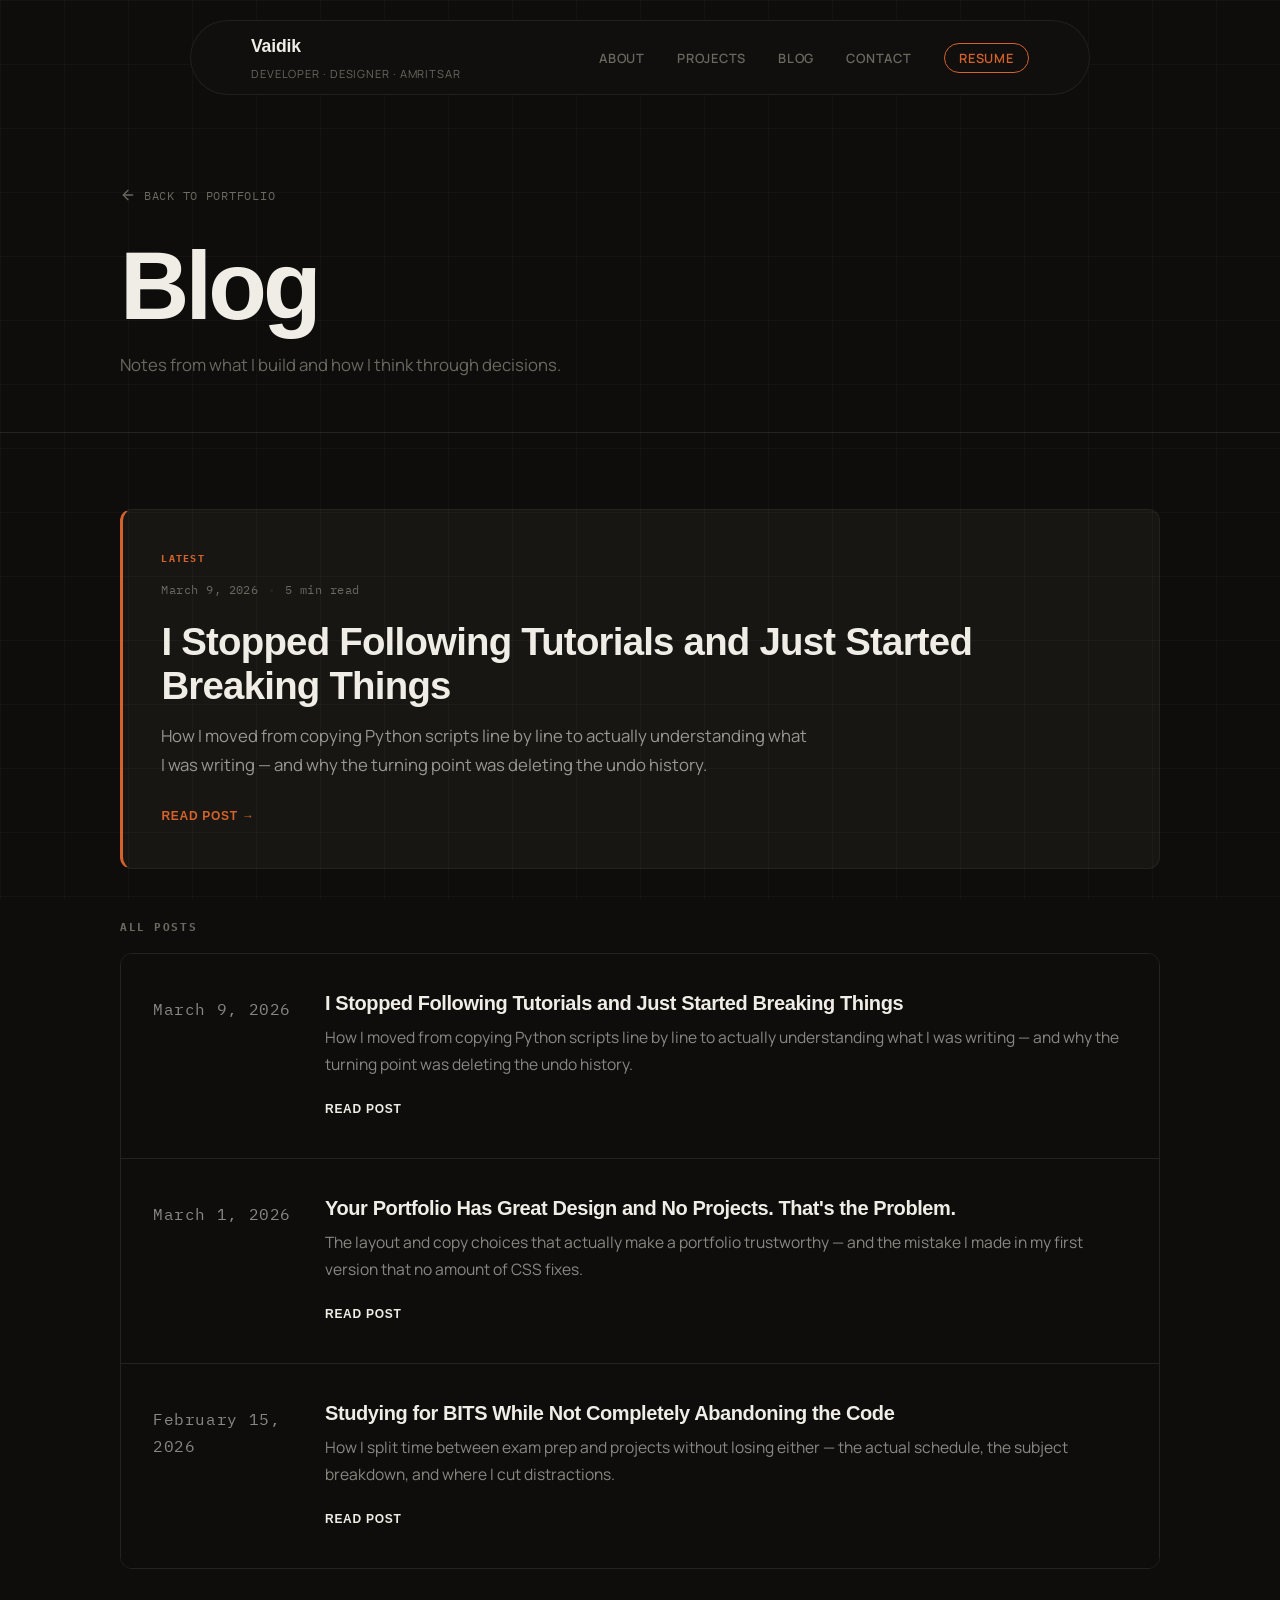
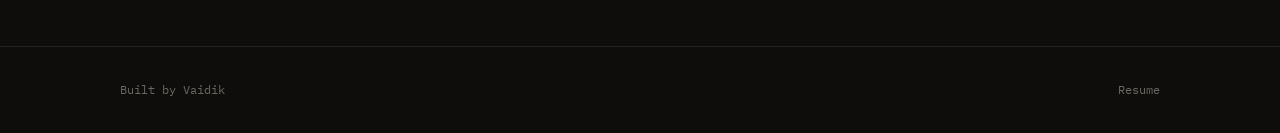
<file: blog.html>
<!DOCTYPE html>
<html lang="en">
<head>
  <meta charset="UTF-8">
  <meta name="viewport" content="width=device-width, initial-scale=1.0">
  <title>Blog — Vaidik</title>
  <meta name="description" content="Notes on building, designing, and learning — by Vaidik, a developer from Amritsar, India.">
  <meta name="author" content="Vaidik">

  <link href="https://api.fontshare.com/v2/css?f[]=clash-display@400,500,600,700&display=swap" rel="stylesheet">
  <link rel="preconnect" href="https://fonts.googleapis.com">
  <link rel="preconnect" href="https://fonts.gstatic.com" crossorigin>
  <link href="https://fonts.googleapis.com/css2?family=Manrope:wght@400;500;600;700&family=IBM+Plex+Mono:wght@400;500&display=swap" rel="stylesheet">
  <link rel="stylesheet" href="styles.css">
</head>
<body>
<div id="cursor-glow" aria-hidden="true"></div>

<header class="site-header">
  <div class="container nav-wrap">
    <div class="hero-identity">
      <span class="hero-name">Vaidik</span>
      <span class="hero-role">Developer · Designer · Amritsar</span>
    </div>
    <nav aria-label="Primary">
      <ul class="nav-links">
        <li><a href="index.html#about">About</a></li>
        <li><a href="index.html#projects">Projects</a></li>
        <li><a href="blog.html">Blog</a></li>
        <li><a href="index.html#contact">Contact</a></li>
        <li><a href="assets/resume.pdf" target="_blank" rel="noopener noreferrer">Resume</a></li>
      </ul>
    </nav>
  </div>
</header>

<main class="blog-index">

  <!-- Hero -->
  <section class="blog-index-hero">
    <div class="container">
      <a href="index.html" class="back-link">
        <svg width="16" height="16" viewBox="0 0 24 24" fill="none" stroke="currentColor" stroke-width="2" stroke-linecap="round" stroke-linejoin="round"><line x1="19" y1="12" x2="5" y2="12"/><polyline points="12 19 5 12 12 5"/></svg>
        Back to portfolio
      </a>
      <h1 class="blog-index-title">Blog</h1>
      <p class="blog-index-subtitle">Notes from what I build and how I think through decisions.</p>
    </div>
  </section>

  <!-- Posts -->
  <section class="blog-index-listing">
    <div class="container">

      <!-- Featured -->
      <article class="blog-featured-card">
        <span class="blog-featured-label">Latest</span>
        <div class="blog-post-meta">
          <time datetime="2026-03-09">March 9, 2026</time>
          <span class="blog-meta-sep">&bull;</span>
          <span>5 min read</span>
        </div>
        <h2 class="blog-featured-heading">
          <a href="blog/my-journey-into-web-development.html">I Stopped Following Tutorials and Just Started Breaking Things</a>
        </h2>
        <p class="blog-featured-excerpt">How I moved from copying Python scripts line by line to actually understanding what I was writing — and why the turning point was deleting the undo history.</p>
        <a class="read-link" href="blog/my-journey-into-web-development.html">Read post →</a>
      </article>

      <!-- All posts -->
      <p class="all-posts-label">All posts</p>

      <div class="blog-list">

        <article class="blog-item">
          <p class="blog-date">March 9, 2026</p>
          <div>
            <h3><a href="blog/my-journey-into-web-development.html">I Stopped Following Tutorials and Just Started Breaking Things</a></h3>
            <p>How I moved from copying Python scripts line by line to actually understanding what I was writing — and why the turning point was deleting the undo history.</p>
            <a class="read-link" href="blog/my-journey-into-web-development.html">Read post</a>
          </div>
        </article>

        <article class="blog-item">
          <p class="blog-date">March 1, 2026</p>
          <div>
            <h3><a href="blog/design-tips-for-developer-portfolios.html">Your Portfolio Has Great Design and No Projects. That's the Problem.</a></h3>
            <p>The layout and copy choices that actually make a portfolio trustworthy — and the mistake I made in my first version that no amount of CSS fixes.</p>
            <a class="read-link" href="blog/design-tips-for-developer-portfolios.html">Read post</a>
          </div>
        </article>

        <article class="blog-item">
          <p class="blog-date">February 15, 2026</p>
          <div>
            <h3><a href="blog/preparing-for-bits-pilani.html">Studying for BITS While Not Completely Abandoning the Code</a></h3>
            <p>How I split time between exam prep and projects without losing either — the actual schedule, the subject breakdown, and where I cut distractions.</p>
            <a class="read-link" href="blog/preparing-for-bits-pilani.html">Read post</a>
          </div>
        </article>

      </div>
    </div>
  </section>

</main>

<footer class="site-footer">
  <div class="container">
    <p>Built by Vaidik</p>
    <p><a href="assets/resume.pdf" target="_blank" rel="noopener noreferrer">Resume</a></p>
  </div>
</footer>

<script src="script.js"></script>
</body>
</html>
</file>
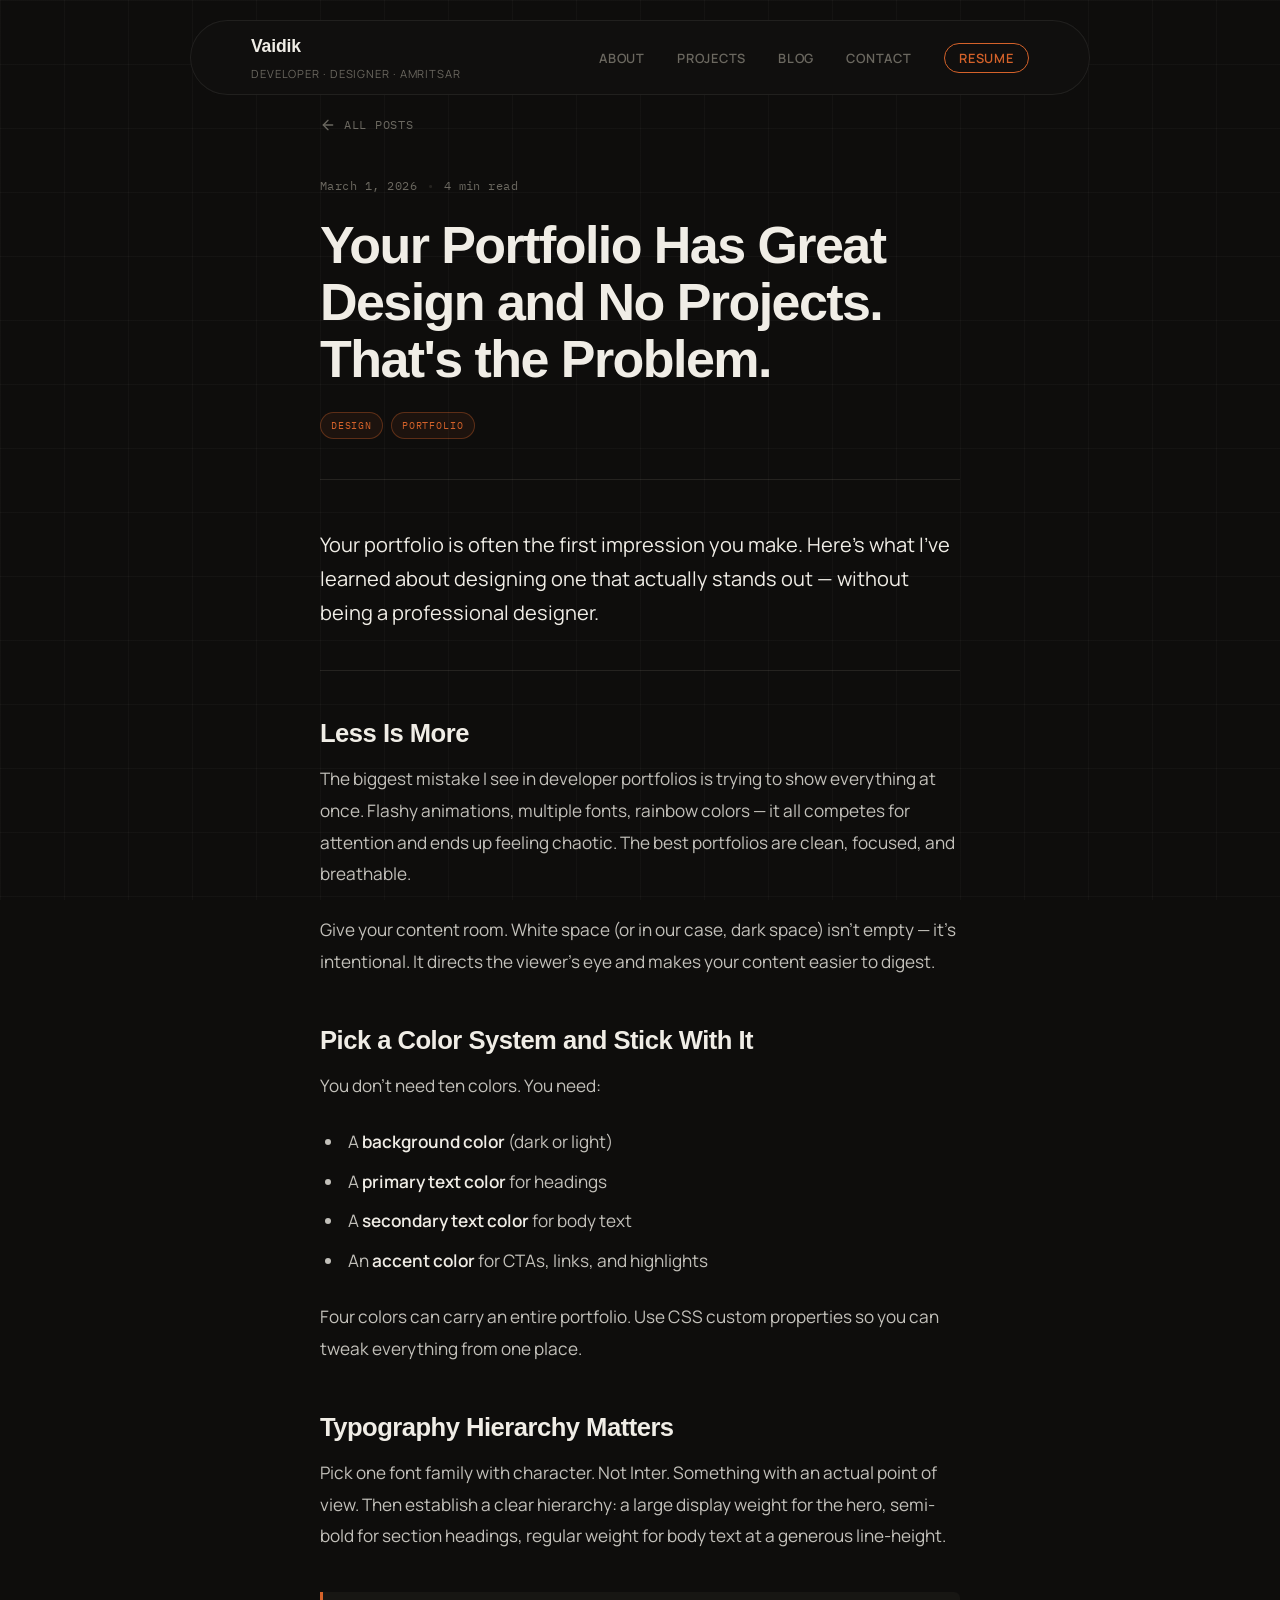
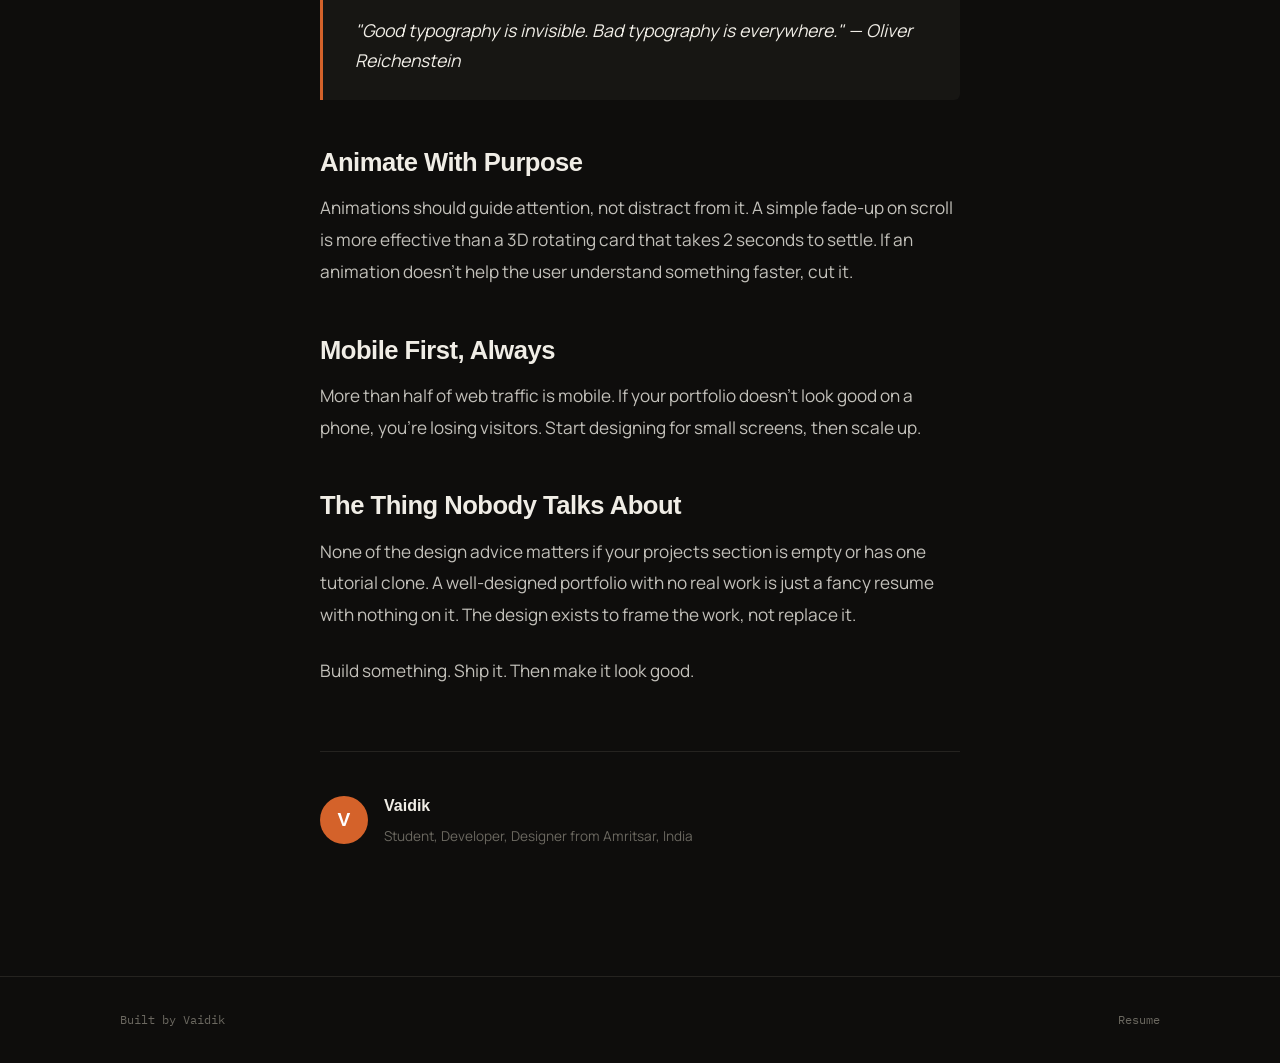
<file: blog/design-tips-for-developer-portfolios.html>
<!DOCTYPE html>
<html lang="en">
<head>
  <meta charset="UTF-8">
  <meta name="viewport" content="width=device-width, initial-scale=1.0">
  <title>Your Portfolio Has Great Design and No Projects. That's the Problem. — Vaidik</title>
  <meta name="description" content="The layout and copy choices that actually make a portfolio trustworthy — and the mistake I made in my first version that no amount of CSS fixes.">
  <link href="https://api.fontshare.com/v2/css?f[]=clash-display@400,500,600,700&display=swap" rel="stylesheet">
  <link rel="preconnect" href="https://fonts.googleapis.com">
  <link rel="preconnect" href="https://fonts.gstatic.com" crossorigin>
  <link href="https://fonts.googleapis.com/css2?family=Manrope:wght@400;500;600;700&family=IBM+Plex+Mono:wght@400;500&display=swap" rel="stylesheet">
  <link rel="stylesheet" href="../styles.css">
</head>
<body>
<div id="cursor-glow" aria-hidden="true"></div>

<header class="site-header">
  <div class="container nav-wrap">
    <div class="hero-identity">
      <span class="hero-name">Vaidik</span>
      <span class="hero-role">Developer · Designer · Amritsar</span>
    </div>
    <nav aria-label="Primary">
      <ul class="nav-links">
        <li><a href="../index.html#about">About</a></li>
        <li><a href="../index.html#projects">Projects</a></li>
        <li><a href="../blog.html">Blog</a></li>
        <li><a href="../index.html#contact">Contact</a></li>
        <li><a href="../assets/resume.pdf" target="_blank" rel="noopener noreferrer">Resume</a></li>
      </ul>
    </nav>
  </div>
</header>

<article class="blog-post">
  <div class="container blog-post-container">

    <header class="blog-post-header">
      <a href="../blog.html" class="back-link">
        <svg width="16" height="16" viewBox="0 0 24 24" fill="none" stroke="currentColor" stroke-width="2" stroke-linecap="round" stroke-linejoin="round"><line x1="19" y1="12" x2="5" y2="12"/><polyline points="12 19 5 12 12 5"/></svg>
        All Posts
      </a>
      <div class="blog-post-meta">
        <time datetime="2026-03-01">March 1, 2026</time>
        <span class="blog-meta-sep">&bull;</span>
        <span>4 min read</span>
      </div>
      <h1 class="blog-post-title">Your Portfolio Has Great Design and No Projects. That's the Problem.</h1>
      <div class="blog-tags">
        <span class="blog-tag">Design</span>
        <span class="blog-tag">Portfolio</span>
      </div>
    </header>

    <div class="blog-post-body">
      <p class="blog-post-lead">
        Your portfolio is often the first impression you make. Here's what I've learned
        about designing one that actually stands out — without being a professional designer.
      </p>

      <h2>Less Is More</h2>
      <p>
        The biggest mistake I see in developer portfolios is trying to show everything at once.
        Flashy animations, multiple fonts, rainbow colors — it all competes for attention and
        ends up feeling chaotic. The best portfolios are clean, focused, and breathable.
      </p>
      <p>
        Give your content room. White space (or in our case, dark space) isn't empty — it's
        intentional. It directs the viewer's eye and makes your content easier to digest.
      </p>

      <h2>Pick a Color System and Stick With It</h2>
      <p>You don't need ten colors. You need:</p>
      <ul>
        <li>A <strong>background color</strong> (dark or light)</li>
        <li>A <strong>primary text color</strong> for headings</li>
        <li>A <strong>secondary text color</strong> for body text</li>
        <li>An <strong>accent color</strong> for CTAs, links, and highlights</li>
      </ul>
      <p>
        Four colors can carry an entire portfolio. Use CSS custom properties so you
        can tweak everything from one place.
      </p>

      <h2>Typography Hierarchy Matters</h2>
      <p>
        Pick one font family with character. Not Inter. Something with an actual point of view.
        Then establish a clear hierarchy: a large display weight for the hero, semi-bold for
        section headings, regular weight for body text at a generous line-height.
      </p>

      <blockquote>
        "Good typography is invisible. Bad typography is everywhere."
        — Oliver Reichenstein
      </blockquote>

      <h2>Animate With Purpose</h2>
      <p>
        Animations should guide attention, not distract from it. A simple fade-up on scroll is
        more effective than a 3D rotating card that takes 2 seconds to settle. If an animation
        doesn't help the user understand something faster, cut it.
      </p>

      <h2>Mobile First, Always</h2>
      <p>
        More than half of web traffic is mobile. If your portfolio doesn't look good on a phone,
        you're losing visitors. Start designing for small screens, then scale up.
      </p>

      <h2>The Thing Nobody Talks About</h2>
      <p>
        None of the design advice matters if your projects section is empty or has one tutorial
        clone. A well-designed portfolio with no real work is just a fancy resume with nothing
        on it. The design exists to frame the work, not replace it.
      </p>
      <p>
        Build something. Ship it. Then make it look good.
      </p>
    </div>

    <footer class="blog-post-footer">
      <div class="blog-post-author">
        <div class="blog-post-author-avatar">V</div>
        <div>
          <p class="blog-post-author-name">Vaidik</p>
          <p class="blog-post-author-bio">Student, Developer, Designer from Amritsar, India</p>
        </div>
      </div>
      <div class="blog-post-nav">
        <a href="my-journey-into-web-development.html" class="blog-post-nav-prev">
          <svg width="16" height="16" viewBox="0 0 24 24" fill="none" stroke="currentColor" stroke-width="2" stroke-linecap="round" stroke-linejoin="round"><line x1="19" y1="12" x2="5" y2="12"/><polyline points="12 19 5 12 12 5"/></svg>
          <span class="blog-post-nav-label">Previous Post</span>
          <span class="blog-post-nav-title">I Stopped Following Tutorials and Just Started Breaking Things</span>
        </a>
        <a href="preparing-for-bits-pilani.html" class="blog-post-nav-next">
          <span class="blog-post-nav-label">Next Post</span>
          <span class="blog-post-nav-title">Studying for BITS While Not Completely Abandoning the Code</span>
          <svg width="16" height="16" viewBox="0 0 24 24" fill="none" stroke="currentColor" stroke-width="2" stroke-linecap="round" stroke-linejoin="round"><line x1="5" y1="12" x2="19" y2="12"/><polyline points="12 5 19 12 12 19"/></svg>
        </a>
      </div>
    </footer>

  </div>
</article>

<footer class="site-footer">
  <div class="container">
    <p>Built by Vaidik</p>
    <p><a href="../assets/resume.pdf" target="_blank" rel="noopener noreferrer">Resume</a></p>
  </div>
</footer>

<script src="../script.js"></script>
</body>
</html>
</file>
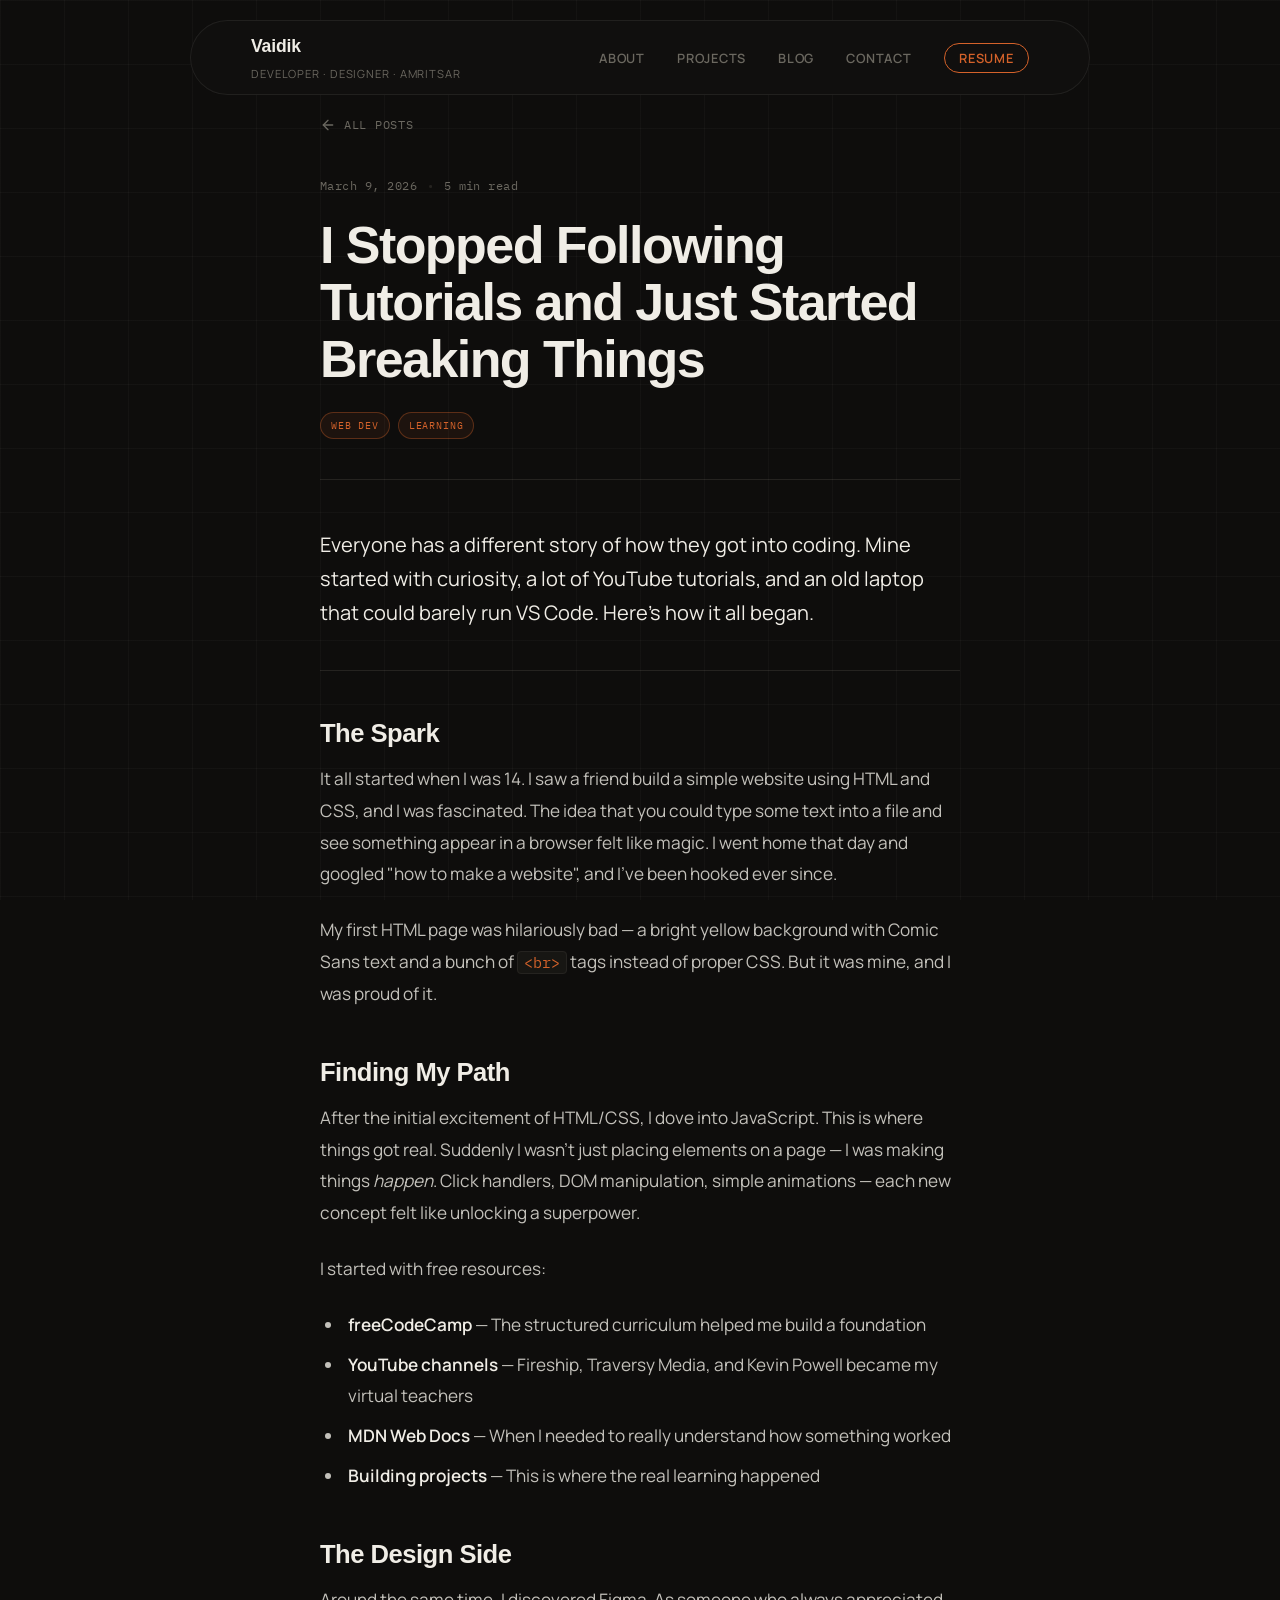
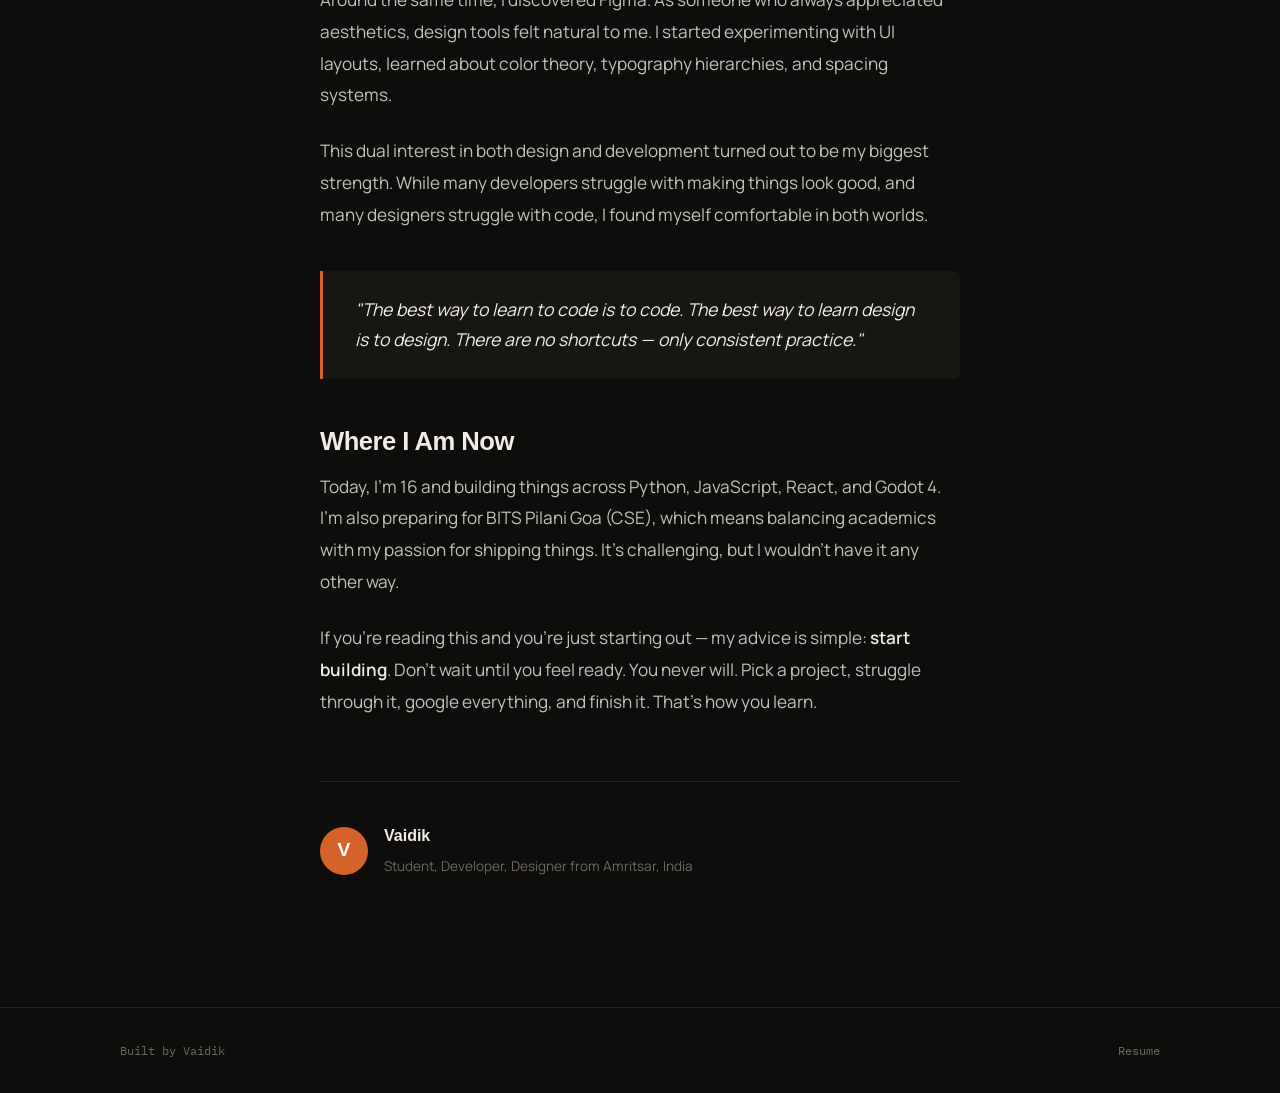
<file: blog/my-journey-into-web-development.html>
<!DOCTYPE html>
<html lang="en">
<head>
  <meta charset="UTF-8">
  <meta name="viewport" content="width=device-width, initial-scale=1.0">
  <title>I Stopped Following Tutorials and Just Started Breaking Things — Vaidik</title>
  <meta name="description" content="How I moved from copying Python scripts line by line to actually understanding what I was writing — and why the turning point was deleting the undo history.">
  <link href="https://api.fontshare.com/v2/css?f[]=clash-display@400,500,600,700&display=swap" rel="stylesheet">
  <link rel="preconnect" href="https://fonts.googleapis.com">
  <link rel="preconnect" href="https://fonts.gstatic.com" crossorigin>
  <link href="https://fonts.googleapis.com/css2?family=Manrope:wght@400;500;600;700&family=IBM+Plex+Mono:wght@400;500&display=swap" rel="stylesheet">
  <link rel="stylesheet" href="../styles.css">
</head>
<body>
<div id="cursor-glow" aria-hidden="true"></div>

<header class="site-header">
  <div class="container nav-wrap">
    <div class="hero-identity">
      <span class="hero-name">Vaidik</span>
      <span class="hero-role">Developer · Designer · Amritsar</span>
    </div>
    <nav aria-label="Primary">
      <ul class="nav-links">
        <li><a href="../index.html#about">About</a></li>
        <li><a href="../index.html#projects">Projects</a></li>
        <li><a href="../blog.html">Blog</a></li>
        <li><a href="../index.html#contact">Contact</a></li>
        <li><a href="../assets/resume.pdf" target="_blank" rel="noopener noreferrer">Resume</a></li>
      </ul>
    </nav>
  </div>
</header>

<article class="blog-post">
  <div class="container blog-post-container">

    <header class="blog-post-header">
      <a href="../blog.html" class="back-link">
        <svg width="16" height="16" viewBox="0 0 24 24" fill="none" stroke="currentColor" stroke-width="2" stroke-linecap="round" stroke-linejoin="round"><line x1="19" y1="12" x2="5" y2="12"/><polyline points="12 19 5 12 12 5"/></svg>
        All Posts
      </a>
      <div class="blog-post-meta">
        <time datetime="2026-03-09">March 9, 2026</time>
        <span class="blog-meta-sep">&bull;</span>
        <span>5 min read</span>
      </div>
      <h1 class="blog-post-title">I Stopped Following Tutorials and Just Started Breaking Things</h1>
      <div class="blog-tags">
        <span class="blog-tag">Web Dev</span>
        <span class="blog-tag">Learning</span>
      </div>
    </header>

    <div class="blog-post-body">
      <p class="blog-post-lead">
        Everyone has a different story of how they got into coding. Mine started with curiosity,
        a lot of YouTube tutorials, and an old laptop that could barely run VS Code. Here's
        how it all began.
      </p>

      <h2>The Spark</h2>
      <p>
        It all started when I was 14. I saw a friend build a simple website using HTML and CSS,
        and I was fascinated. The idea that you could type some text into a file and see something
        appear in a browser felt like magic. I went home that day and googled "how to make a website",
        and I've been hooked ever since.
      </p>
      <p>
        My first HTML page was hilariously bad — a bright yellow background with Comic Sans text
        and a bunch of <code>&lt;br&gt;</code> tags instead of proper CSS. But it was mine, and I was proud of it.
      </p>

      <h2>Finding My Path</h2>
      <p>
        After the initial excitement of HTML/CSS, I dove into JavaScript. This is where things got
        real. Suddenly I wasn't just placing elements on a page — I was making things <em>happen</em>.
        Click handlers, DOM manipulation, simple animations — each new concept felt like unlocking
        a superpower.
      </p>
      <p>I started with free resources:</p>
      <ul>
        <li><strong>freeCodeCamp</strong> — The structured curriculum helped me build a foundation</li>
        <li><strong>YouTube channels</strong> — Fireship, Traversy Media, and Kevin Powell became my virtual teachers</li>
        <li><strong>MDN Web Docs</strong> — When I needed to really understand how something worked</li>
        <li><strong>Building projects</strong> — This is where the real learning happened</li>
      </ul>

      <h2>The Design Side</h2>
      <p>
        Around the same time, I discovered Figma. As someone who always appreciated aesthetics,
        design tools felt natural to me. I started experimenting with UI layouts, learned about
        color theory, typography hierarchies, and spacing systems.
      </p>
      <p>
        This dual interest in both design and development turned out to be my biggest strength.
        While many developers struggle with making things look good, and many designers struggle
        with code, I found myself comfortable in both worlds.
      </p>

      <blockquote>
        "The best way to learn to code is to code. The best way to learn design is to design.
        There are no shortcuts — only consistent practice."
      </blockquote>

      <h2>Where I Am Now</h2>
      <p>
        Today, I'm 16 and building things across Python, JavaScript, React, and Godot 4.
        I'm also preparing for BITS Pilani Goa (CSE), which means balancing academics with
        my passion for shipping things. It's challenging, but I wouldn't have it any other way.
      </p>
      <p>
        If you're reading this and you're just starting out — my advice is simple: <strong>start
        building</strong>. Don't wait until you feel ready. You never will. Pick a project,
        struggle through it, google everything, and finish it. That's how you learn.
      </p>
    </div>

    <footer class="blog-post-footer">
      <div class="blog-post-author">
        <div class="blog-post-author-avatar">V</div>
        <div>
          <p class="blog-post-author-name">Vaidik</p>
          <p class="blog-post-author-bio">Student, Developer, Designer from Amritsar, India</p>
        </div>
      </div>
      <div class="blog-post-nav">
        <a href="design-tips-for-developer-portfolios.html" class="blog-post-nav-next">
          <span class="blog-post-nav-label">Next Post</span>
          <span class="blog-post-nav-title">Your Portfolio Has Great Design and No Projects. That's the Problem.</span>
          <svg width="16" height="16" viewBox="0 0 24 24" fill="none" stroke="currentColor" stroke-width="2" stroke-linecap="round" stroke-linejoin="round"><line x1="5" y1="12" x2="19" y2="12"/><polyline points="12 5 19 12 12 19"/></svg>
        </a>
      </div>
    </footer>

  </div>
</article>

<footer class="site-footer">
  <div class="container">
    <p>Built by Vaidik</p>
    <p><a href="../assets/resume.pdf" target="_blank" rel="noopener noreferrer">Resume</a></p>
  </div>
</footer>

<script src="../script.js"></script>
</body>
</html>
</file>
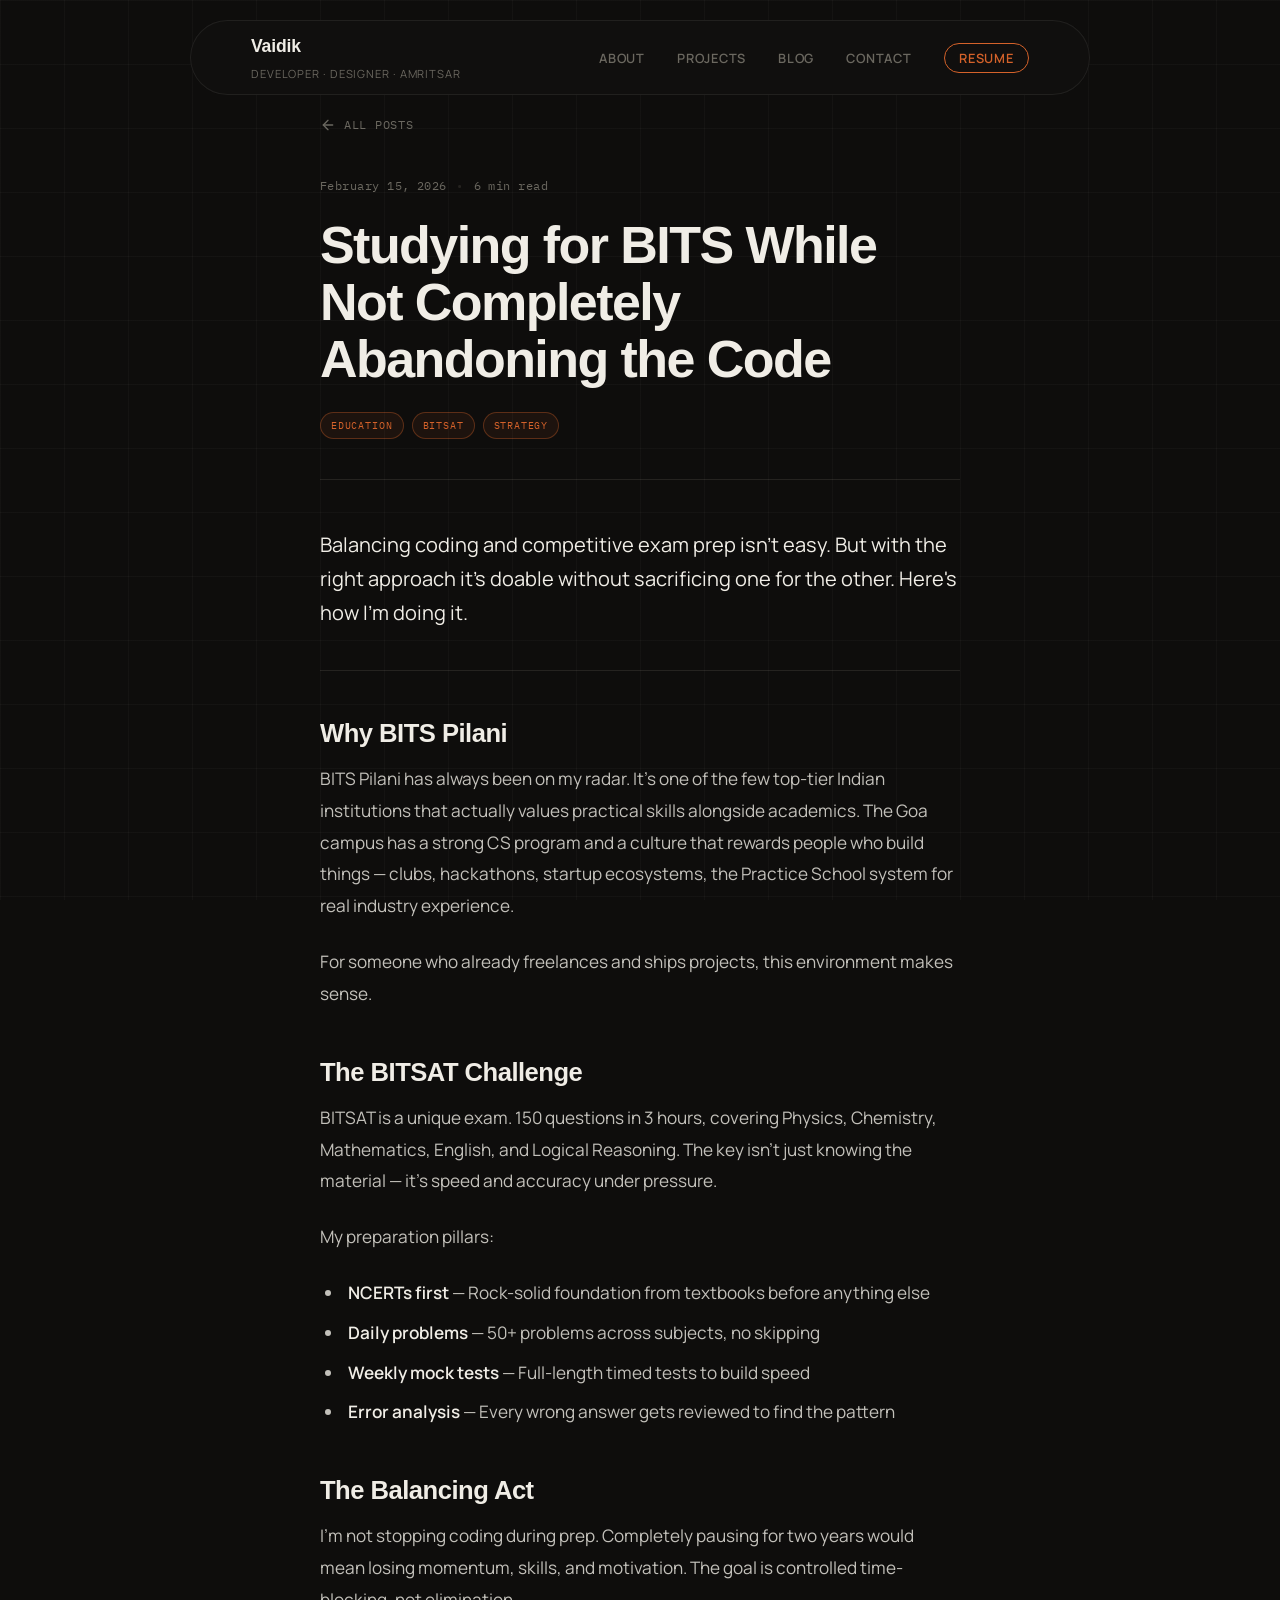
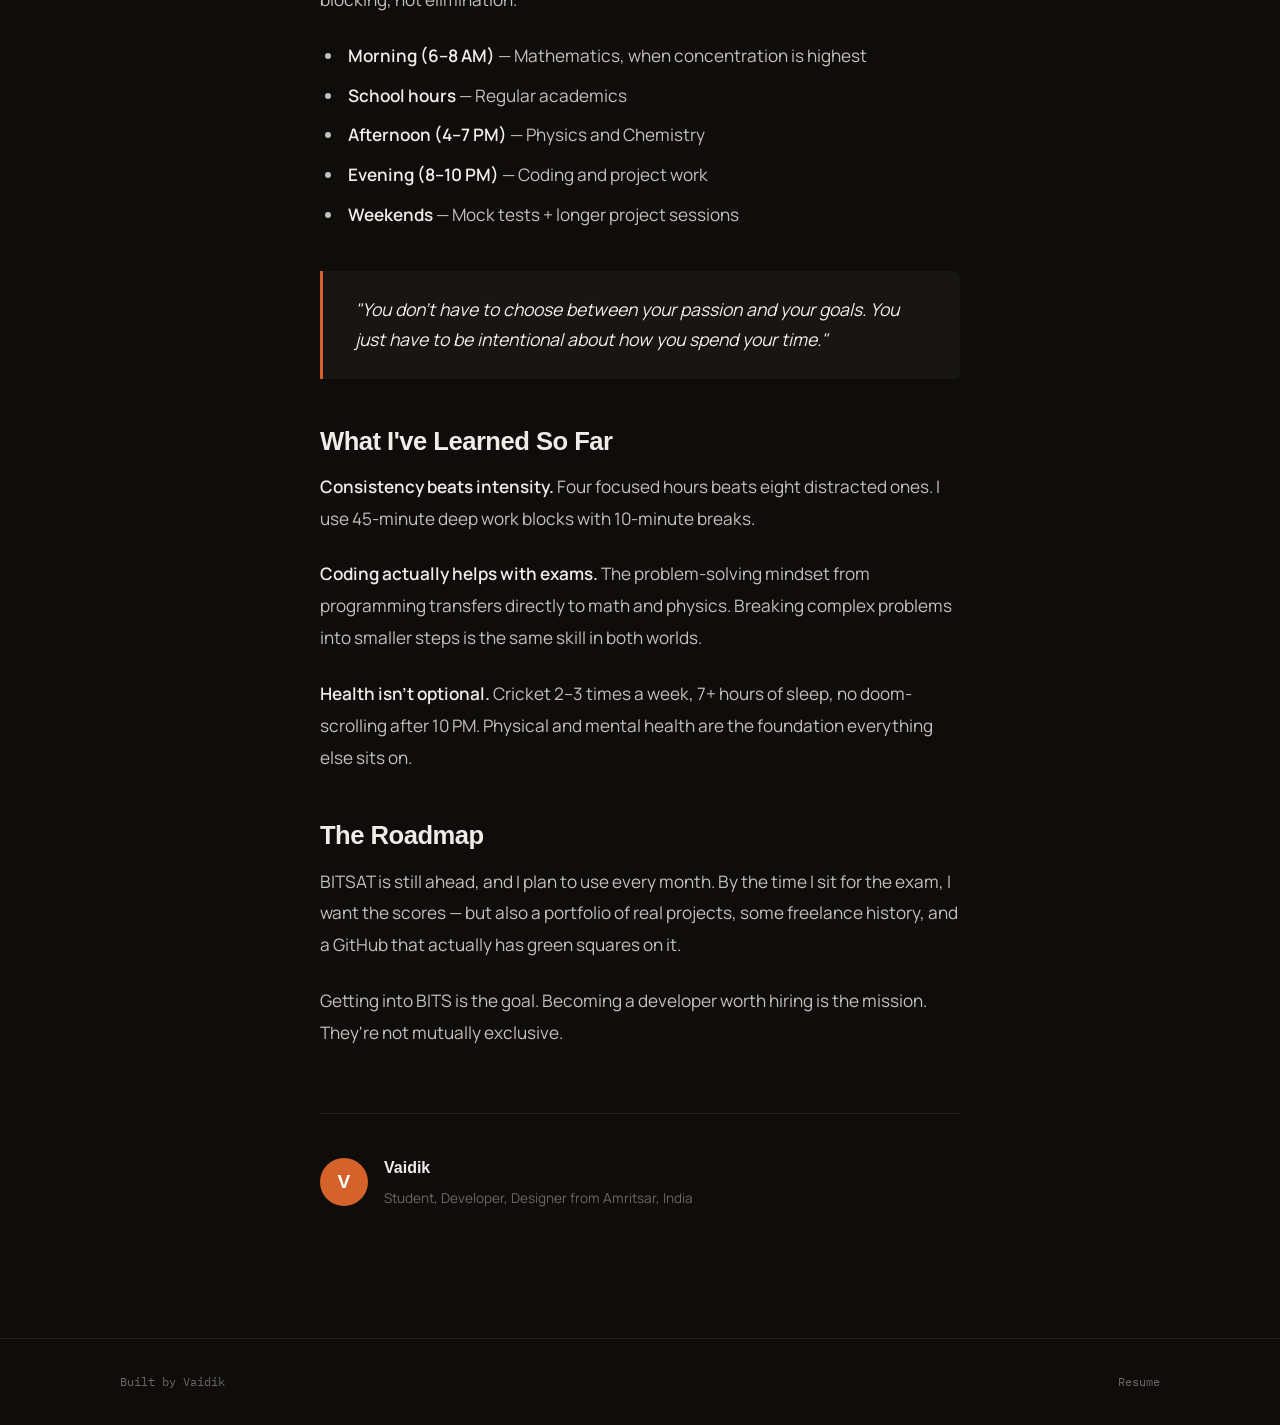
<file: blog/preparing-for-bits-pilani.html>
<!DOCTYPE html>
<html lang="en">
<head>
  <meta charset="UTF-8">
  <meta name="viewport" content="width=device-width, initial-scale=1.0">
  <title>Studying for BITS While Not Completely Abandoning the Code — Vaidik</title>
  <meta name="description" content="How I split time between exam prep and projects without losing either — the actual schedule, the subject breakdown, and where I cut distractions.">
  <link href="https://api.fontshare.com/v2/css?f[]=clash-display@400,500,600,700&display=swap" rel="stylesheet">
  <link rel="preconnect" href="https://fonts.googleapis.com">
  <link rel="preconnect" href="https://fonts.gstatic.com" crossorigin>
  <link href="https://fonts.googleapis.com/css2?family=Manrope:wght@400;500;600;700&family=IBM+Plex+Mono:wght@400;500&display=swap" rel="stylesheet">
  <link rel="stylesheet" href="../styles.css">
</head>
<body>
<div id="cursor-glow" aria-hidden="true"></div>

<header class="site-header">
  <div class="container nav-wrap">
    <div class="hero-identity">
      <span class="hero-name">Vaidik</span>
      <span class="hero-role">Developer · Designer · Amritsar</span>
    </div>
    <nav aria-label="Primary">
      <ul class="nav-links">
        <li><a href="../index.html#about">About</a></li>
        <li><a href="../index.html#projects">Projects</a></li>
        <li><a href="../blog.html">Blog</a></li>
        <li><a href="../index.html#contact">Contact</a></li>
        <li><a href="../assets/resume.pdf" target="_blank" rel="noopener noreferrer">Resume</a></li>
      </ul>
    </nav>
  </div>
</header>

<article class="blog-post">
  <div class="container blog-post-container">

    <header class="blog-post-header">
      <a href="../blog.html" class="back-link">
        <svg width="16" height="16" viewBox="0 0 24 24" fill="none" stroke="currentColor" stroke-width="2" stroke-linecap="round" stroke-linejoin="round"><line x1="19" y1="12" x2="5" y2="12"/><polyline points="12 19 5 12 12 5"/></svg>
        All Posts
      </a>
      <div class="blog-post-meta">
        <time datetime="2026-02-15">February 15, 2026</time>
        <span class="blog-meta-sep">&bull;</span>
        <span>6 min read</span>
      </div>
      <h1 class="blog-post-title">Studying for BITS While Not Completely Abandoning the Code</h1>
      <div class="blog-tags">
        <span class="blog-tag">Education</span>
        <span class="blog-tag">BITSAT</span>
        <span class="blog-tag">Strategy</span>
      </div>
    </header>

    <div class="blog-post-body">
      <p class="blog-post-lead">
        Balancing coding and competitive exam prep isn't easy. But with the right approach
        it's doable without sacrificing one for the other. Here's how I'm doing it.
      </p>

      <h2>Why BITS Pilani</h2>
      <p>
        BITS Pilani has always been on my radar. It's one of the few top-tier Indian institutions
        that actually values practical skills alongside academics. The Goa campus has a strong CS
        program and a culture that rewards people who build things — clubs, hackathons, startup
        ecosystems, the Practice School system for real industry experience.
      </p>
      <p>
        For someone who already freelances and ships projects, this environment makes sense.
      </p>

      <h2>The BITSAT Challenge</h2>
      <p>
        BITSAT is a unique exam. 150 questions in 3 hours, covering Physics, Chemistry, Mathematics,
        English, and Logical Reasoning. The key isn't just knowing the material — it's speed and
        accuracy under pressure.
      </p>
      <p>My preparation pillars:</p>
      <ul>
        <li><strong>NCERTs first</strong> — Rock-solid foundation from textbooks before anything else</li>
        <li><strong>Daily problems</strong> — 50+ problems across subjects, no skipping</li>
        <li><strong>Weekly mock tests</strong> — Full-length timed tests to build speed</li>
        <li><strong>Error analysis</strong> — Every wrong answer gets reviewed to find the pattern</li>
      </ul>

      <h2>The Balancing Act</h2>
      <p>
        I'm not stopping coding during prep. Completely pausing for two years would mean losing
        momentum, skills, and motivation. The goal is controlled time-blocking, not elimination.
      </p>
      <ul>
        <li><strong>Morning (6–8 AM)</strong> — Mathematics, when concentration is highest</li>
        <li><strong>School hours</strong> — Regular academics</li>
        <li><strong>Afternoon (4–7 PM)</strong> — Physics and Chemistry</li>
        <li><strong>Evening (8–10 PM)</strong> — Coding and project work</li>
        <li><strong>Weekends</strong> — Mock tests + longer project sessions</li>
      </ul>

      <blockquote>
        "You don't have to choose between your passion and your goals. You just have to
        be intentional about how you spend your time."
      </blockquote>

      <h2>What I've Learned So Far</h2>
      <p>
        <strong>Consistency beats intensity.</strong> Four focused hours beats eight distracted ones.
        I use 45-minute deep work blocks with 10-minute breaks.
      </p>
      <p>
        <strong>Coding actually helps with exams.</strong> The problem-solving mindset from programming
        transfers directly to math and physics. Breaking complex problems into smaller steps is the
        same skill in both worlds.
      </p>
      <p>
        <strong>Health isn't optional.</strong> Cricket 2–3 times a week, 7+ hours of sleep, no
        doom-scrolling after 10 PM. Physical and mental health are the foundation everything else
        sits on.
      </p>

      <h2>The Roadmap</h2>
      <p>
        BITSAT is still ahead, and I plan to use every month. By the time I sit for the exam,
        I want the scores — but also a portfolio of real projects, some freelance history, and
        a GitHub that actually has green squares on it.
      </p>
      <p>
        Getting into BITS is the goal. Becoming a developer worth hiring is the mission.
        They're not mutually exclusive.
      </p>
    </div>

    <footer class="blog-post-footer">
      <div class="blog-post-author">
        <div class="blog-post-author-avatar">V</div>
        <div>
          <p class="blog-post-author-name">Vaidik</p>
          <p class="blog-post-author-bio">Student, Developer, Designer from Amritsar, India</p>
        </div>
      </div>
      <div class="blog-post-nav">
        <a href="design-tips-for-developer-portfolios.html" class="blog-post-nav-prev">
          <svg width="16" height="16" viewBox="0 0 24 24" fill="none" stroke="currentColor" stroke-width="2" stroke-linecap="round" stroke-linejoin="round"><line x1="19" y1="12" x2="5" y2="12"/><polyline points="12 19 5 12 12 5"/></svg>
          <span class="blog-post-nav-label">Previous Post</span>
          <span class="blog-post-nav-title">Your Portfolio Has Great Design and No Projects. That's the Problem.</span>
        </a>
      </div>
    </footer>

  </div>
</article>

<footer class="site-footer">
  <div class="container">
    <p>Built by Vaidik</p>
    <p><a href="../assets/resume.pdf" target="_blank" rel="noopener noreferrer">Resume</a></p>
  </div>
</footer>

<script src="../script.js"></script>
</body>
</html>
</file>
<file: styles.css>
/* =====================================================
   DESIGN TOKENS
   ===================================================== */
:root {
  --bg:      #0E0D0C;
  --fg:      #F0EDE6;
  --accent:  #D4622A;
  --muted:   #6B6860;
  --border:  #252320;
  --surface: #171613;

  --font-display: 'Clash Display', sans-serif;
  --font-body:    'Manrope', sans-serif;
  --font-mono:    'IBM Plex Mono', monospace;

  --radius:    6px;
  --radius-lg: 12px;
  --max-w:     1120px;
  --pad:       clamp(1.25rem, 5vw, 2.5rem);
}

/* =====================================================
   RESET & BASE
   ===================================================== */
*, *::before, *::after { box-sizing: border-box; margin: 0; padding: 0; }

html { scroll-behavior: smooth; -webkit-font-smoothing: antialiased; }

body {
  background: var(--bg);
  color: var(--fg);
  font-family: var(--font-body);
  font-size: 1.0625rem;
  line-height: 1.8;
}

img { display: block; max-width: 100%; }
a   { color: inherit; text-decoration: none; }
ul  { list-style: none; }
button { cursor: pointer; border: none; background: none; font: inherit; }

h1, h2, h3, h4 {
  font-family: var(--font-display);
  font-weight: 600;
  line-height: 1.1;
  letter-spacing: -0.02em;
}

.container {
  width: 100%;
  max-width: var(--max-w);
  margin: 0 auto;
  padding: 0 var(--pad);
}

/* =====================================================
   FAINT GRID BACKGROUND
   ===================================================== */
body::before {
  content: '';
  position: fixed;
  inset: 0;
  z-index: 0;
  pointer-events: none;
  background-image:
    linear-gradient(rgba(240, 237, 230, 0.03) 1px, transparent 1px),
    linear-gradient(90deg, rgba(240, 237, 230, 0.03) 1px, transparent 1px);
  background-size: 64px 64px;
}

/* =====================================================
   CURSOR GLOW
   ===================================================== */
#cursor-glow {
  pointer-events: none;
  position: fixed;
  inset: 0;
  z-index: 1;
}


/* =====================================================
   HEADER / NAV — floating pill
   ===================================================== */
.site-header {
  position: fixed;
  top: 1.25rem;
  left: 50%;
  transform: translateX(-50%);
  z-index: 100;
  width: calc(100% - 3rem);
  max-width: 900px;
  background: rgba(18, 17, 15, 0.82);
  backdrop-filter: blur(16px);
  -webkit-backdrop-filter: blur(16px);
  border: 1px solid rgba(255, 255, 255, 0.07);
  border-radius: 999px;
  padding: 0.6rem 1.25rem;
}
.nav-wrap {
  display: flex;
  align-items: center;
  justify-content: space-between;
  gap: 1rem;
}

/* Push main content down so it doesn't hide under the fixed nav */
main { padding-top: 5rem; }
.hero-identity {
  display: flex;
  flex-direction: column;
  gap: 0.1rem;
}
.hero-identity .hero-name {
  font-family: var(--font-display);
  font-weight: 700;
  font-size: 1.1rem;
  letter-spacing: -0.01em;
}
.hero-identity .hero-role {
  font-size: 0.7rem;
  color: var(--muted);
  letter-spacing: 0.08em;
  text-transform: uppercase;
}
.nav-links {
  display: flex;
  gap: 2rem;
  align-items: center;
}
.nav-links a {
  font-size: 0.8rem;
  font-weight: 600;
  letter-spacing: 0.06em;
  text-transform: uppercase;
  color: var(--muted);
  transition: color 0.2s;
}
.nav-links a:hover { color: var(--accent); }
.nav-links li:last-child a {
  color: var(--accent);
  border: 1.5px solid var(--accent);
  border-radius: 999px;
  padding: 0.3rem 0.9rem;
  transition: color 0.2s, background 0.2s, border-color 0.2s;
}
.nav-links li:last-child a:hover {
  background: var(--accent);
  color: #fff;
  border-color: var(--accent);
}

/* =====================================================
   HERO
   ===================================================== */
.hero {
  position: relative;
  z-index: 2;
  min-height: 92vh;
  display: flex;
  align-items: center;
  overflow: hidden;
}
.hero-parallax-layer {
  position: absolute;
  inset: 0;
  pointer-events: none;
  background-image:
    radial-gradient(circle at 70% 30%, rgba(212, 98, 42, 0.09) 0%, transparent 55%),
    radial-gradient(circle at 15% 75%, rgba(240, 237, 230, 0.025) 0%, transparent 50%);
}
.hero-inner {
  position: relative;
  z-index: 3;
  width: 100%;
  padding-top: 4rem;
  padding-bottom: 4rem;
}
.hero-identity-mobile { display: none; }
.hero-display-wrap {
  display: flex;
  align-items: center;
  justify-content: space-between;
  gap: 2rem;
  margin: 3rem 0 2rem;
}
.hero-text { flex: 1; }
.hero-display {
  font-family: var(--font-display);
  font-weight: 700;
  font-size: clamp(4.5rem, 12vw, 9rem);
  line-height: 0.95;
  letter-spacing: -0.04em;
  color: var(--fg);
}
.hero-line {
  margin-top: 1.5rem;
  font-size: 1.05rem;
  color: var(--muted);
  max-width: 52ch;
  line-height: 1.65;
}
.hero-avatar {
  width: clamp(100px, 16vw, 180px);
  height: clamp(100px, 16vw, 180px);
  border-radius: 50%;
  object-fit: cover;
  border: 2px solid var(--border);
  flex-shrink: 0;
}
.hero-bottom-row {
  display: flex;
  align-items: center;
  justify-content: space-between;
  padding-top: 2rem;
  border-top: 1px solid var(--border);
}
.hero-location {
  font-family: var(--font-mono);
  font-size: 0.7rem;
  letter-spacing: 0.12em;
  color: var(--muted);
}
.hero-scroll-indicator { display: flex; align-items: center; gap: 0.75rem; }
.scroll-label {
  font-size: 0.7rem;
  letter-spacing: 0.1em;
  color: var(--muted);
  text-transform: uppercase;
}
.scroll-line { display: block; width: 48px; height: 1px; background: var(--border); }

/* =====================================================
   SECTIONS
   ===================================================== */
.section-panel {
  position: relative;
  z-index: 2;
  padding: clamp(4rem, 8vw, 7rem) 0;
  border-top: 1px solid var(--border);
}
.section-head {
  display: flex;
  flex-direction: column;
  gap: 0.5rem;
  margin-bottom: 3.5rem;
}
.section-head h2 {
  font-size: clamp(3rem, 6vw, 5rem);
  line-height: 1;
  letter-spacing: -0.03em;
}
.section-head p {
  color: var(--muted);
  font-size: 1.05rem;
  max-width: 55ch;
  margin-top: 0.25rem;
}
.section-number {
  font-family: var(--font-mono);
  font-size: 0.75rem;
  color: var(--accent);
  letter-spacing: 0.08em;
}

/* =====================================================
   ABOUT
   ===================================================== */
.about-copy {
  display: grid;
  grid-template-columns: 1fr 1fr;
  gap: 2rem 5rem;
  align-items: start;
}
.about-lead {
  grid-column: 1;
  grid-row: 1;
  font-size: 1.075rem;
  line-height: 1.8;
  color: var(--fg);
  margin: 0;
}
.about-secondary {
  grid-column: 2;
  grid-row: 1;
  display: flex;
  flex-direction: column;
  gap: 1.25rem;
}
.about-secondary p {
  font-size: 1.075rem;
  line-height: 1.8;
  color: color-mix(in srgb, var(--fg) 65%, transparent);
  margin: 0;
}
.about-facts-inline {
  grid-column: 1 / -1;
  grid-row: 2;
  display: flex;
  flex-wrap: wrap;
  gap: 0.5rem 2.5rem;
  font-family: var(--font-mono);
  font-size: 0.75rem;
  color: var(--muted);
  letter-spacing: 0.08em;
  text-transform: uppercase;
  padding-top: 2rem;
  border-top: 1px solid var(--border);
}

/* =====================================================
   SKILLS
   ===================================================== */
.skills-grid {
  display: grid;
  grid-template-columns: repeat(3, 1fr);
  gap: 1px;
  background: var(--border);
  border: 1px solid var(--border);
  border-radius: var(--radius-lg);
  overflow: hidden;
}
.skill-group { background: var(--bg); padding: 2.25rem 2rem; }
.skill-group-label {
  font-family: var(--font-mono);
  font-size: 0.7rem;
  letter-spacing: 0.12em;
  text-transform: uppercase;
  color: var(--accent);
  margin-bottom: 1.5rem;
  font-weight: 500;
}
.skill-list li {
  font-size: 1.15rem;
  font-weight: 600;
  font-family: var(--font-display);
  padding: 0.6rem 0;
  border-bottom: 1px solid var(--border);
  color: var(--fg);
  transition: color 0.2s, padding-left 0.2s;
}
.skill-list li:last-child { border-bottom: none; }
.skill-list li:hover { color: var(--accent); padding-left: 0.5rem; }

/* =====================================================
   PROJECTS
   ===================================================== */
.projects-wrap {
  display: grid;
  grid-template-columns: 1fr 1fr;
  gap: 2px;
  background: var(--border);
  border: 1px solid var(--border);
  border-radius: var(--radius-lg);
  overflow: hidden;
}
.project {
  background: var(--bg);
  display: flex;
  flex-direction: column;
  transition: background 0.2s;
}
.project:hover { background: var(--surface); }

.project-visual {
  width: 100%;
  height: 210px;
  background: #141311;
  border-bottom: 1px solid var(--border);
  overflow: hidden;
  flex-shrink: 0;
  display: flex;
  flex-direction: column;
}

.project-title-row {
  display: flex;
  flex-direction: column;
  align-items: flex-start;
  gap: 0.35rem;
  padding: 1.75rem 1.75rem 0.5rem;
}
.project-title-row h3 {
  font-size: 1.55rem;
  display: flex;
  align-items: center;
  gap: 0.5rem;
  color: var(--fg);
  line-height: 1.1;
}
.stack {
  font-family: var(--font-mono);
  font-size: 0.68rem;
  letter-spacing: 0.08em;
  text-transform: uppercase;
  color: var(--accent);
  white-space: nowrap;
}
.project p {
  padding: 0 1.75rem;
  margin-top: 0.75rem;
  color: color-mix(in srgb, var(--fg) 55%, transparent);
  font-size: 0.975rem;
  line-height: 1.7;
}
.project-links {
  padding: 1.25rem 1.75rem 1.75rem;
  display: flex;
  gap: 0.75rem;
  margin-top: auto;
}
.wip-inline {
  font-family: var(--font-mono);
  font-size: 0.6rem;
  letter-spacing: 0.1em;
  background: rgba(212, 98, 42, 0.15);
  color: var(--accent);
  padding: 2px 6px;
  border-radius: 3px;
  border: 1px solid rgba(212, 98, 42, 0.3);
  vertical-align: middle;
  font-weight: 500;
}

/* =====================================================
   LINK BUTTONS
   ===================================================== */
.link-btn {
  display: inline-flex;
  align-items: center;
  font-size: 0.75rem;
  font-weight: 700;
  font-family: var(--font-display);
  letter-spacing: 0.06em;
  text-transform: uppercase;
  padding: 0.5rem 1rem;
  border: 1.5px solid var(--fg);
  border-radius: 4px;
  background: var(--fg);
  color: var(--bg);
  transition: background 0.2s, color 0.2s, border-color 0.2s;
}
.link-btn:hover { background: var(--accent); border-color: var(--accent); color: #fff; }
.link-btn-outline { background: transparent; color: var(--fg); }
.link-btn-outline:hover { background: var(--accent); border-color: var(--accent); color: #fff; }

/* =====================================================
   MOCK CHROME (shared)
   ===================================================== */
.mock-chrome {
  display: flex;
  align-items: center;
  gap: 0.4rem;
  padding: 0.6rem 0.85rem;
  background: #1A1917;
  border-bottom: 1px solid #2A2825;
  flex-shrink: 0;
}
.chrome-dot { width: 10px; height: 10px; border-radius: 50%; flex-shrink: 0; }
.d-red    { background: #FF5F57; }
.d-yellow { background: #FEBC2E; }
.d-green  { background: #28C840; }
.chrome-title {
  font-family: var(--font-mono);
  font-size: 0.65rem;
  color: #555;
  letter-spacing: 0.04em;
  margin-left: 0.5rem;
}
.wip-badge {
  margin-left: auto;
  font-family: var(--font-mono);
  font-size: 0.6rem;
  letter-spacing: 0.08em;
  color: var(--accent);
  background: rgba(212, 98, 42, 0.2);
  padding: 1px 6px;
  border-radius: 3px;
}

/* =====================================================
   TETRIS MOCKUP
   ===================================================== */
.tetris-board {
  padding: 0.85rem 0.85rem 0;
  display: flex;
  flex-direction: column;
  gap: 3px;
  flex: 1;
  overflow: hidden;
}
.tetris-row { display: flex; gap: 3px; }
.b { width: 18px; height: 18px; border-radius: 2px; flex-shrink: 0; }
.b.e  { background: #1E1C1A; }
.t-i  { background: #00B8D9; box-shadow: inset 0 1px 0 rgba(255,255,255,0.15); }
.t-o  { background: #F6C90E; box-shadow: inset 0 1px 0 rgba(255,255,255,0.15); }
.t-s  { background: #2ECC71; box-shadow: inset 0 1px 0 rgba(255,255,255,0.15); }
.t-z  { background: #E74C3C; box-shadow: inset 0 1px 0 rgba(255,255,255,0.15); }
.t-t  { background: #9B59B6; box-shadow: inset 0 1px 0 rgba(255,255,255,0.15); }
.t-l  { background: #E67E22; box-shadow: inset 0 1px 0 rgba(255,255,255,0.15); }
.t-c  { background: #1ABC9C; box-shadow: inset 0 1px 0 rgba(255,255,255,0.15); }

/* =====================================================
   SHAKESPEARE MOCKUP
   ===================================================== */
.browser-chrome { background: #1A1917; }
.browser-bar {
  flex: 1;
  background: #141311;
  border: 1px solid #2A2825;
  border-radius: 3px;
  padding: 2px 8px;
  font-family: var(--font-mono);
  font-size: 0.6rem;
  color: #555;
  margin-left: 0.5rem;
}
.shakespeare-content {
  padding: 0.85rem 1rem 0;
  display: flex;
  flex-direction: column;
  gap: 0.5rem;
  flex: 1;
  overflow: hidden;
}
.shk-label {
  display: block;
  font-family: var(--font-mono);
  font-size: 0.55rem;
  letter-spacing: 0.1em;
  color: var(--accent);
  margin-bottom: 0.2rem;
}
.shk-input, .shk-output {
  background: #1E1C1A;
  padding: 0.5rem 0.75rem;
  border-radius: 4px;
  border: 1px solid #2A2825;
}
.shk-output { border-color: rgba(212, 98, 42, 0.25); }
.shk-input p, .shk-output p {
  font-family: var(--font-mono);
  font-size: 0.65rem;
  line-height: 1.45;
  padding: 0;
  margin: 0;
}
.shk-input p  { color: #aaa; }
.shk-output p { color: #9A8878; }
.shk-arrow { text-align: center; color: var(--accent); font-size: 0.75rem; line-height: 1.2; }

/* =====================================================
   REACTOR MOCKUP
   ===================================================== */
.reactor-hud {
  display: flex;
  align-items: center;
  gap: 1.5rem;
  padding: 1rem 1rem 0;
  flex: 1;
  overflow: hidden;
}
.reactor-ring-wrap { position: relative; width: 80px; height: 80px; flex-shrink: 0; }
.reactor-ring {
  position: absolute;
  border-radius: 50%;
  border-style: solid;
  border-color: transparent;
  animation: r-spin linear infinite;
}
.reactor-ring.outer {
  inset: 0;
  border-width: 2px;
  border-top-color: var(--accent);
  border-right-color: rgba(212, 98, 42, 0.3);
  animation-duration: 3s;
}
.reactor-ring.inner {
  inset: 12px;
  border-width: 2px;
  border-top-color: #F6C90E;
  border-left-color: rgba(246, 201, 14, 0.3);
  animation-duration: 1.8s;
  animation-direction: reverse;
}
.reactor-core {
  position: absolute;
  inset: 22px;
  background: radial-gradient(circle, var(--accent) 0%, transparent 80%);
  border-radius: 50%;
  animation: r-pulse 1.5s ease-in-out infinite;
}
@keyframes r-spin  { to { transform: rotate(360deg); } }
@keyframes r-pulse {
  0%, 100% { opacity: 0.5; transform: scale(0.9); }
  50%       { opacity: 1;   transform: scale(1.1); }
}
.reactor-stats { display: flex; flex-direction: column; gap: 0.35rem; }
.hud-line { display: flex; gap: 0.75rem; font-family: var(--font-mono); font-size: 0.6rem; }
.hud-key  { color: #444; letter-spacing: 0.06em; min-width: 68px; }
.hud-val  { color: #999; font-weight: 500; }
.hud-val.danger { color: #E74C3C; }
.hud-val.ok     { color: #2ECC71; }
.hud-val.muted  { color: #555; }

/* =====================================================
   SLOT MACHINE MOCKUP
   ===================================================== */
.slot-content {
  padding: 1rem 1rem 0;
  display: flex;
  flex-direction: column;
  align-items: center;
  gap: 0.55rem;
  flex: 1;
  overflow: hidden;
}
.slot-reels { display: flex; gap: 4px; }
.reel {
  width: 44px; height: 50px;
  background: #1E1C1A;
  border: 1px solid #2A2825;
  border-radius: 4px;
  display: flex; align-items: center; justify-content: center;
  font-size: 1.5rem;
}
.slot-result { font-family: var(--font-display); font-weight: 700; font-size: 0.9rem; letter-spacing: 0.15em; }
.slot-result.jackpot { color: #F6C90E; text-shadow: 0 0 12px rgba(246, 201, 14, 0.4); }
.slot-meta { display: flex; gap: 1rem; font-family: var(--font-mono); font-size: 0.6rem; color: #444; }
.slot-meta .aura { color: var(--accent); }

/* =====================================================
   BLOG
   ===================================================== */
.blog-list {
  border: 1px solid var(--border);
  border-radius: var(--radius-lg);
  overflow: hidden;
}
.blog-item {
  display: grid;
  grid-template-columns: 140px 1fr;
  gap: 2rem;
  padding: 2.25rem 2rem;
  background: var(--bg);
  border-bottom: 1px solid var(--border);
  transition: background 0.2s;
}
.blog-item:last-child { border-bottom: none; }
.blog-item:hover { background: var(--surface); }
.blog-date {
  font-family: var(--font-mono);
  font-size: 0.7rem;
  color: var(--muted);
  letter-spacing: 0.04em;
  padding-top: 0.35rem;
}
.blog-item h3 {
  font-size: 1.25rem;
  font-weight: 600;
  margin-bottom: 0.5rem;
  line-height: 1.3;
  color: var(--fg);
}
.blog-item p  { font-size: 0.975rem; color: color-mix(in srgb, var(--fg) 55%, transparent); margin-bottom: 0.9rem; line-height: 1.7; }
.read-link {
  font-size: 0.75rem;
  font-weight: 700;
  font-family: var(--font-display);
  letter-spacing: 0.06em;
  text-transform: uppercase;
  color: var(--accent);
  border-bottom: 1.5px solid transparent;
  transition: border-color 0.2s;
}
.read-link:hover { border-color: var(--accent); }

/* =====================================================
   CONTACT
   ===================================================== */
.contact-grid {
  display: grid;
  grid-template-columns: 1fr 1.5fr;
  grid-template-rows: auto 1fr;
  column-gap: 4rem;
  row-gap: 2rem;
}
.contact-grid .section-head { grid-column: 1 / -1; }
.contact-copy p { color: color-mix(in srgb, var(--fg) 65%, transparent); margin-bottom: 1.75rem; font-size: 1.05rem; }
.contact-links { display: flex; flex-direction: column; gap: 0.7rem; }
.contact-links a { font-family: var(--font-mono); font-size: 0.875rem; color: var(--muted); transition: color 0.2s; }
.contact-links a:hover { color: var(--accent); }

form { display: flex; flex-direction: column; gap: 1rem; }
.field { display: flex; flex-direction: column; gap: 0.4rem; }
.field label { font-size: 0.75rem; font-weight: 600; letter-spacing: 0.06em; text-transform: uppercase; color: var(--muted); }
.field input, .field textarea {
  background: var(--surface);
  border: 1px solid var(--border);
  border-radius: var(--radius);
  padding: 0.75rem 1rem;
  font-family: var(--font-body);
  font-size: 0.9rem;
  color: var(--fg);
  outline: none;
  transition: border-color 0.2s;
  width: 100%;
}
.field input:focus, .field textarea:focus { border-color: var(--accent); }
.field textarea { min-height: 120px; resize: vertical; }
.send {
  font-family: var(--font-display);
  font-weight: 700;
  font-size: 0.875rem;
  letter-spacing: 0.06em;
  text-transform: uppercase;
  padding: 0.875rem 2rem;
  background: var(--fg);
  color: var(--bg);
  border-radius: var(--radius);
  align-self: flex-start;
  transition: background 0.2s, color 0.2s;
}
.send:hover { background: var(--accent); color: #fff; }
.form-status { font-size: 0.8rem; color: var(--muted); min-height: 1.2em; }
.form-status.success { color: #2ECC71; }
.form-status.error   { color: #E74C3C; }

/* =====================================================
   FOOTER
   ===================================================== */
.site-footer {
  position: relative;
  z-index: 2;
  border-top: 1px solid var(--border);
  padding: 2rem 0;
}
.site-footer .container { display: flex; justify-content: space-between; align-items: center; }
.site-footer p, .site-footer a { font-size: 0.75rem; color: var(--muted); font-family: var(--font-mono); }
.site-footer a:hover { color: var(--accent); }

/* =====================================================
   RESPONSIVE
   ===================================================== */
@media (max-width: 900px) {
  .projects-wrap { grid-template-columns: 1fr; }
}

@media (max-width: 720px) {
  .about-copy { grid-template-columns: 1fr; }
  .about-lead  { grid-column: 1; grid-row: auto; }
  .about-secondary { grid-column: 1; grid-row: auto; }
  .about-facts-inline { grid-column: 1; grid-row: auto; margin-top: 1.5rem; }
  .skills-grid       { grid-template-columns: 1fr; }
  .contact-grid      { grid-template-columns: 1fr; }
  .hero-display-wrap { flex-direction: column-reverse; gap: 1.5rem; }
  .hero-avatar       { width: 80px; height: 80px; }
  .nav-links         { gap: 1.25rem; }
  .nav-links a       { font-size: 0.72rem; }
  .hero-identity     { display: none; }
  .hero-identity-mobile {
    display: flex;
    flex-direction: column;
    gap: 0.1rem;
  }
  .hero-identity-mobile .hero-name {
    font-family: var(--font-display);
    font-weight: 700;
    font-size: 1rem;
  }
  .hero-identity-mobile .hero-role {
    font-size: 0.65rem;
    color: var(--muted);
    letter-spacing: 0.07em;
    text-transform: uppercase;
  }
  .blog-item         { grid-template-columns: 1fr; gap: 0.4rem; }
  .blog-date         { padding-top: 0; }
}

@media (max-width: 480px) {
  .nav-links li:not(:last-child) { display: none; }
}

/* =====================================================
   BLOG POST PAGES
   ===================================================== */
.blog-post {
  padding-top: 7rem; /* clear fixed nav */
  padding-bottom: 6rem;
}

.blog-post-container {
  max-width: 720px;
}

/* Back link */
.back-link {
  display: inline-flex;
  align-items: center;
  gap: 0.5rem;
  font-family: var(--font-mono);
  font-size: 0.75rem;
  letter-spacing: 0.06em;
  text-transform: uppercase;
  color: var(--muted);
  transition: color 0.2s;
  margin-bottom: 2.5rem;
}
.back-link:hover { color: var(--accent); }
.back-link svg { flex-shrink: 0; }

/* Post header */
.blog-post-header {
  margin-bottom: 3rem;
  padding-bottom: 2.5rem;
  border-bottom: 1px solid var(--border);
}

.blog-post-meta {
  display: flex;
  align-items: center;
  gap: 0.6rem;
  font-family: var(--font-mono);
  font-size: 0.72rem;
  color: var(--muted);
  letter-spacing: 0.04em;
  margin-bottom: 1.25rem;
}
.blog-meta-sep { color: var(--border); }

.blog-post-title {
  font-family: var(--font-display);
  font-size: clamp(2rem, 5vw, 3.25rem);
  font-weight: 700;
  line-height: 1.1;
  letter-spacing: -0.03em;
  color: var(--fg);
  margin-bottom: 1.5rem;
}

.blog-tags {
  display: flex;
  flex-wrap: wrap;
  gap: 0.5rem;
}
.blog-tag {
  font-family: var(--font-mono);
  font-size: 0.65rem;
  letter-spacing: 0.08em;
  text-transform: uppercase;
  color: var(--accent);
  border: 1px solid color-mix(in srgb, var(--accent) 35%, transparent);
  background: color-mix(in srgb, var(--accent) 8%, transparent);
  padding: 3px 10px;
  border-radius: 999px;
}

/* Post body */
.blog-post-body {
  font-size: 1.075rem;
  line-height: 1.85;
  color: color-mix(in srgb, var(--fg) 80%, transparent);
}

.blog-post-lead {
  font-size: 1.25rem;
  line-height: 1.7;
  color: var(--fg);
  margin-bottom: 2.5rem;
  padding-bottom: 2.5rem;
  border-bottom: 1px solid var(--border);
}

.blog-post-body h2 {
  font-family: var(--font-display);
  font-size: 1.6rem;
  font-weight: 700;
  letter-spacing: -0.02em;
  color: var(--fg);
  margin-top: 3rem;
  margin-bottom: 1rem;
}

.blog-post-body p {
  margin-bottom: 1.5rem;
}

.blog-post-body ul,
.blog-post-body ol {
  margin-bottom: 1.5rem;
  padding-left: 1.5rem;
  list-style: disc;
}
.blog-post-body li {
  margin-bottom: 0.5rem;
  padding-left: 0.25rem;
}

.blog-post-body strong { color: var(--fg); font-weight: 600; }
.blog-post-body em { font-style: italic; }

.blog-post-body code {
  font-family: var(--font-mono);
  font-size: 0.85em;
  background: var(--surface);
  border: 1px solid var(--border);
  padding: 1px 6px;
  border-radius: 4px;
  color: var(--accent);
}

.blog-post-body blockquote {
  margin: 2.5rem 0;
  padding: 1.5rem 2rem;
  border-left: 3px solid var(--accent);
  background: var(--surface);
  border-radius: 0 var(--radius) var(--radius) 0;
  font-size: 1.1rem;
  line-height: 1.7;
  color: var(--fg);
  font-style: italic;
}

/* Post footer */
.blog-post-footer {
  margin-top: 4rem;
  padding-top: 2.5rem;
  border-top: 1px solid var(--border);
  display: flex;
  flex-direction: column;
  gap: 2rem;
}

.blog-post-author {
  display: flex;
  align-items: center;
  gap: 1rem;
}
.blog-post-author-avatar {
  width: 48px;
  height: 48px;
  border-radius: 50%;
  background: var(--accent);
  color: #fff;
  font-family: var(--font-display);
  font-weight: 700;
  font-size: 1.2rem;
  display: flex;
  align-items: center;
  justify-content: center;
  flex-shrink: 0;
}
.blog-post-author-name {
  font-family: var(--font-display);
  font-weight: 600;
  font-size: 1rem;
  color: var(--fg);
  margin: 0 0 0.2rem;
}
.blog-post-author-bio {
  font-size: 0.85rem;
  color: var(--muted);
  margin: 0;
}

/* Prev/next nav */
.blog-post-nav {
  display: flex;
  gap: 1rem;
  justify-content: space-between;
  flex-wrap: wrap;
}
.blog-post-nav-prev,
.blog-post-nav-next {
  display: flex;
  flex-direction: column;
  gap: 0.3rem;
  padding: 1.25rem 1.5rem;
  border: 1px solid var(--border);
  border-radius: var(--radius-lg);
  background: var(--bg);
  flex: 1;
  min-width: 200px;
  transition: background 0.2s, border-color 0.2s;
}
.blog-post-nav-prev:hover,
.blog-post-nav-next:hover {
  background: var(--surface);
  border-color: var(--accent);
}
.blog-post-nav-next { align-items: flex-end; text-align: right; }
.blog-post-nav-label {
  font-family: var(--font-mono);
  font-size: 0.65rem;
  letter-spacing: 0.1em;
  text-transform: uppercase;
  color: var(--accent);
}
.blog-post-nav-title {
  font-family: var(--font-display);
  font-size: 0.95rem;
  font-weight: 600;
  color: var(--fg);
  line-height: 1.3;
}
.blog-post-nav svg {
  color: var(--muted);
  margin-top: 0.25rem;
}

/* nav prev/next box that has no link (empty) — hide it */
.blog-post-nav-prev:not(:has(a)),
.blog-post-nav-next:not(:has(a)) { display: none; }


/* =====================================================
   BLOG INDEX PAGE (blog.html)
   ===================================================== */
.blog-index { padding-top: 5rem; }

.blog-index-hero {
  padding: clamp(4rem, 8vw, 7rem) 0 clamp(2.5rem, 4vw, 4rem);
  border-bottom: 1px solid var(--border);
}
.blog-index-hero .back-link { margin-bottom: 2rem; }
.blog-index-title {
  font-family: var(--font-display);
  font-size: clamp(3rem, 8vw, 6rem);
  font-weight: 700;
  letter-spacing: -0.04em;
  line-height: 1;
  color: var(--fg);
  margin-bottom: 1rem;
}
.blog-index-subtitle {
  font-size: 1.05rem;
  color: var(--muted);
  max-width: 50ch;
}
.blog-index-listing {
  padding: clamp(3rem, 6vw, 5rem) 0;
}
.blog-featured-card {
  border: 1px solid var(--border);
  border-left: 3px solid var(--accent);
  border-radius: var(--radius-lg);
  background: var(--surface);
  padding: clamp(1.5rem, 3vw, 2.5rem);
  margin-bottom: 3rem;
  transition: border-color 0.2s, background 0.2s;
}
.blog-featured-card:hover { border-color: var(--accent); }
.blog-featured-label {
  font-family: var(--font-mono);
  font-size: 0.65rem;
  font-weight: 700;
  letter-spacing: 0.12em;
  text-transform: uppercase;
  color: var(--accent);
  display: block;
  margin-bottom: 0.75rem;
}
.blog-featured-heading {
  font-family: var(--font-display);
  font-size: clamp(1.6rem, 3vw, 2.5rem);
  font-weight: 700;
  letter-spacing: -0.02em;
  line-height: 1.15;
  margin: 0.75rem 0;
}
.blog-featured-heading a { color: var(--fg); transition: color 0.2s; }
.blog-featured-heading a:hover { color: var(--accent); }
.blog-featured-excerpt {
  font-size: 1.05rem;
  color: color-mix(in srgb, var(--fg) 60%, transparent);
  max-width: 65ch;
  line-height: 1.75;
  margin-bottom: 1.25rem;
}
.all-posts-label {
  font-family: var(--font-mono);
  font-size: 0.7rem;
  font-weight: 700;
  letter-spacing: 0.14em;
  text-transform: uppercase;
  color: var(--muted);
  margin-bottom: 1rem;
}
.blog-list a { color: inherit; }
.blog-list h3 a:hover { color: var(--accent); }

body::-webkit-scrollbar {
    display: none;
}
</file>
